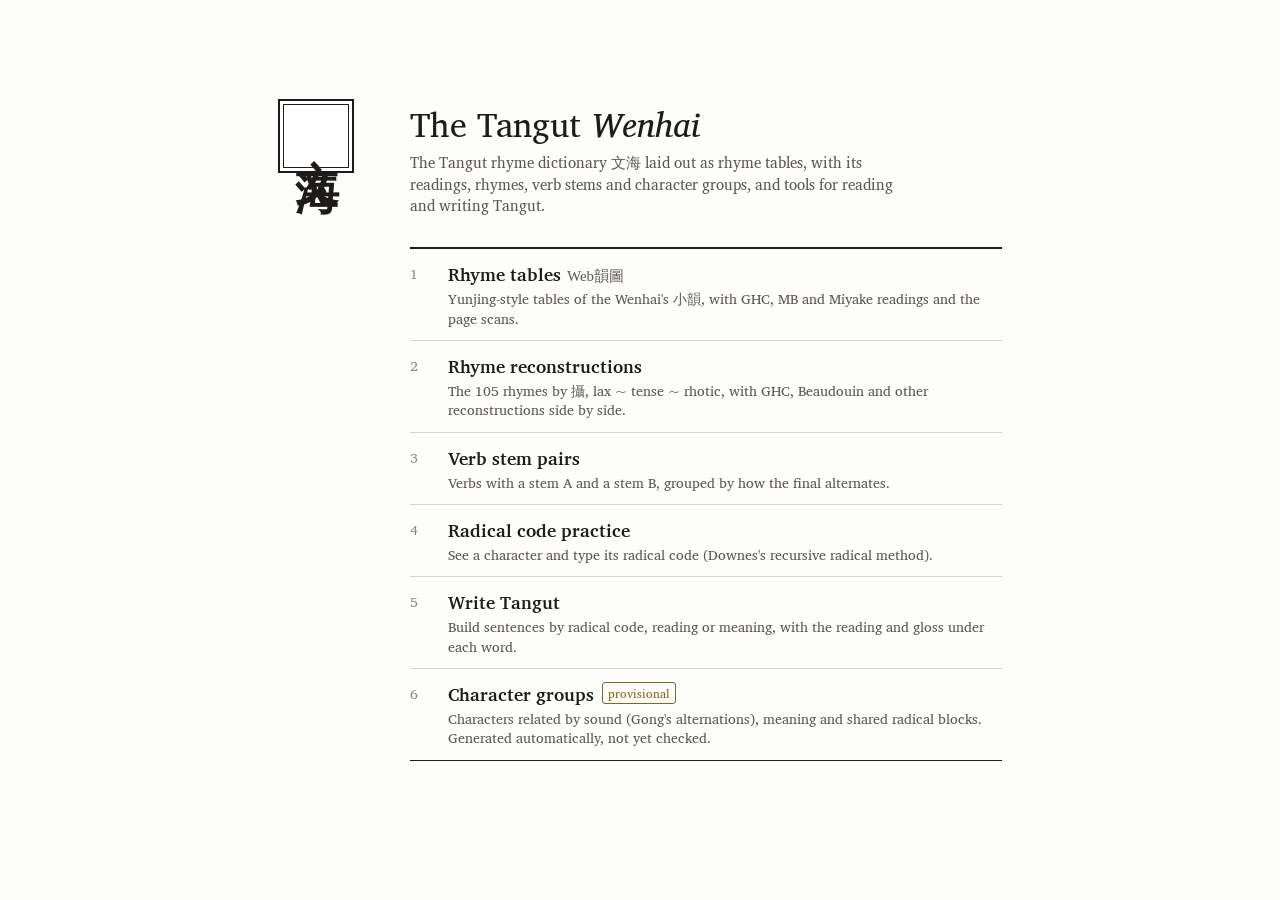
<file: index.html>
<!DOCTYPE html>
<html lang="en">
<head>
<meta charset="utf-8">
<meta name="viewport" content="width=device-width, initial-scale=1">
<title>文海 · The Tangut Wenhai</title>
<script>
  // Links to the rhyme tables used to point at the site root (#c=…&s=…): send them on.
  if (/(^#|&)(c|s)=/.test(location.hash)) location.replace('tables.html' + location.hash);
</script>
<link rel="stylesheet" href="site.css?v=31">
<link rel="icon" href="data:,">
</head>
<body class="home">
<main class="home-in">
  <div class="slip" aria-hidden="true">文海</div>
  <div>
    <h1>The Tangut <i>Wenhai</i></h1>
    <p class="lede">The Tangut rhyme dictionary <span lang="zh">文海</span> laid out as rhyme tables, with its readings, rhymes, verb stems and character groups, and tools for reading and writing Tangut.</p>
    <ol class="contents">
      <li><a href="tables.html"><span class="t">Rhyme tables<span class="zh">Web韻圖</span></span>
        <span class="d">Yunjing-style tables of the Wenhai's 小韻, with GHC, MB and Miyake readings and the page scans.</span></a></li>
      <li><a href="rhymes.html"><span class="t">Rhyme reconstructions</span>
        <span class="d">The 105 rhymes by 攝, lax ~ tense ~ rhotic, with GHC, Beaudouin and other reconstructions side by side.</span></a></li>
      <li><a href="pairs.html"><span class="t">Verb stem pairs</span>
        <span class="d">Verbs with a stem A and a stem B, grouped by how the final alternates.</span></a></li>
      <li><a href="practice.html"><span class="t">Radical code practice</span>
        <span class="d">See a character and type its radical code (Downes's recursive radical method).</span></a></li>
      <li><a href="write.html"><span class="t">Write Tangut</span>
        <span class="d">Build sentences by radical code, reading or meaning, with the reading and gloss under each word.</span></a></li>
      <li><a href="groups.html"><span class="t">Character groups<span class="prov">provisional</span></span>
        <span class="d">Characters related by sound (Gong's alternations), meaning and shared radical blocks. Generated automatically, not yet checked.</span></a></li>
    </ol>
  </div>
</main>
</body>
</html>
</file>
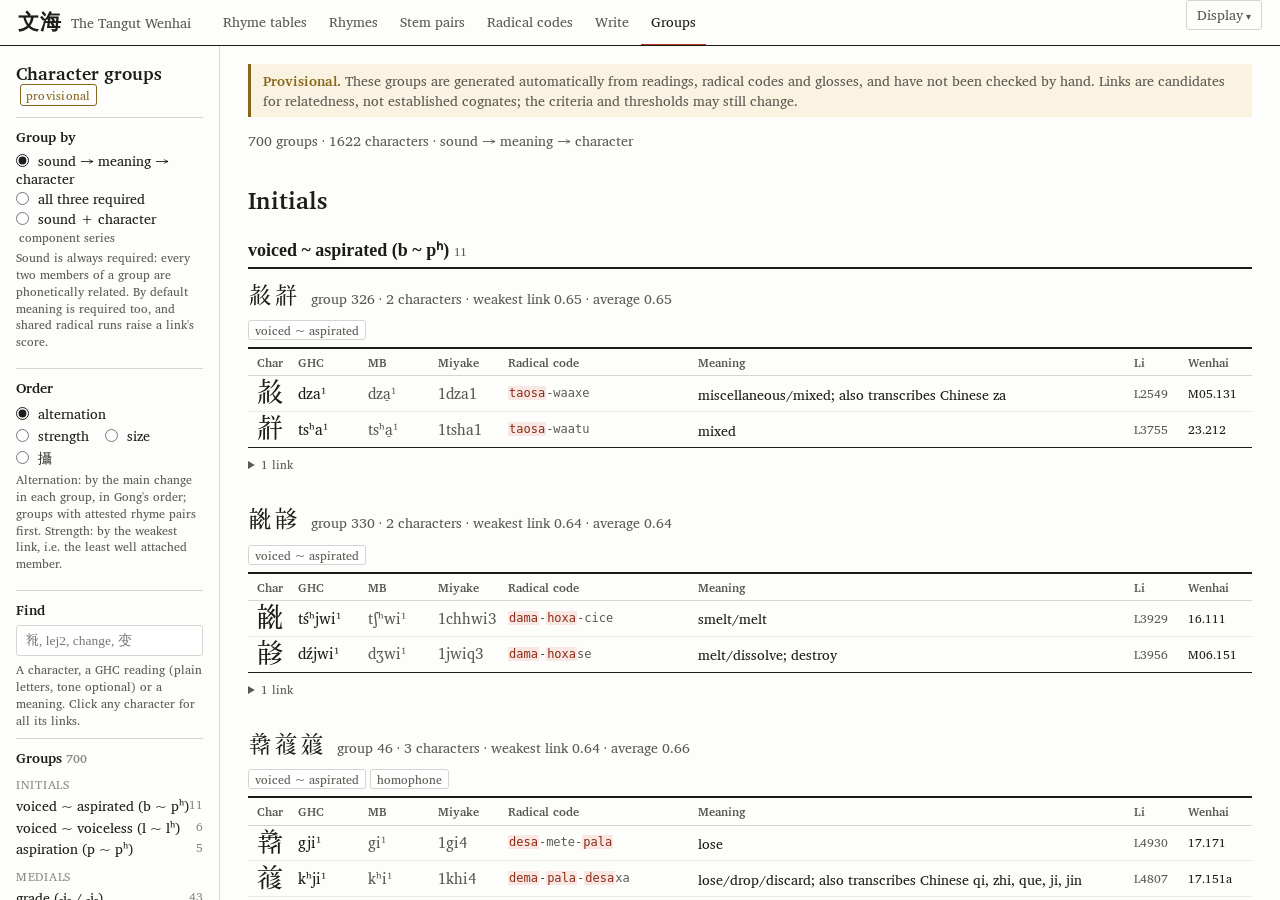
<file: groups.html>
<!DOCTYPE html>
<html lang="en">
<head>
<meta charset="utf-8">
<meta name="viewport" content="width=device-width, initial-scale=1">
<title>Character groups (provisional) · Web韻圖 〜文海〜</title>
<link rel="stylesheet" href="site.css?v=30">
<link rel="stylesheet" href="pairs.css?v=30">
<link rel="stylesheet" href="groups.css?v=4">
<link rel="icon" href="data:,">
</head>
<body class="shell groups-page">
<header class="site">
  <a class="brand" href="./"><span class="zh">文海</span><span class="en">The Tangut Wenhai</span></a>
  <nav>
    <a href="tables.html">Rhyme tables</a>
    <a href="rhymes.html">Rhymes</a>
    <a href="pairs.html">Stem pairs</a>
    <a href="practice.html">Radical codes</a>
    <a href="write.html">Write</a>
    <a href="groups.html" aria-current="page">Groups</a>
  </nav>
  <details class="display"><summary>Display</summary><div class="menu">
    <fieldset class="opts fontsel"><legend>Tangut font</legend><div id="fontBox"></div></fieldset>
    <fieldset class="opts row"><legend>Meanings</legend>
      <label><input type="radio" name="lang" value="en" checked> English</label>
      <label><input type="radio" name="lang" value="zh"> 中文</label>
    </fieldset>
  </div></details>
</header>
<div id="groupsApp" class="page split">
  <aside id="gside" class="controls">
    <h1>Character groups <span class="prov">provisional</span></h1>

    <fieldset class="opts">
      <legend>Group by</legend>
      <label><input type="radio" name="mode" value="smc" checked> sound → meaning → character</label>
      <label><input type="radio" name="mode" value="all"> all three required</label>
      <label><input type="radio" name="mode" value="sc"> sound + character <span class="side-note">component series</span></label>
      <span class="side-note">Sound is always required: every two members of a group are phonetically related. By default meaning is required too, and shared radical runs raise a link's score.</span>
    </fieldset>

    <fieldset class="opts row">
      <legend>Order</legend>
      <label><input type="radio" name="sort" value="alt" checked> alternation</label>
      <label><input type="radio" name="sort" value="strength"> strength</label>
      <label><input type="radio" name="sort" value="size"> size</label>
      <label><input type="radio" name="sort" value="she"> 攝</label>
      <span class="side-note">Alternation: by the main change in each group, in Gong's order; groups with attested rhyme pairs first. Strength: by the weakest link, i.e. the least well attached member.</span>
    </fieldset>

    <div class="ctl">
      <label for="q">Find</label>
      <input id="q" type="search" placeholder="𗯗, lej2, change, 变" autocomplete="off">
      <div class="hint">A character, a GHC reading (plain letters, tone optional) or a meaning. Click any character for all its links.</div>
    </div>

    <nav id="toc"></nav>

    <details class="about">
      <summary>About</summary>
      <p>Pairs of characters are compared by three criteria, in this order: sound decides which pairs are compared at all, meaning decides which of them are linked, and character raises the score of a link (it is not required, since only about half of the attested verb stem pairs share a radical run). The other two settings require all three, or group by sound and character alone, which mostly brings out series of characters sharing a component and a reading.</p>
      <p><b>1. Sound</b> (GHC readings; Gong Hwang-cherng, “Phonological Alternations in Tangut”, 1988; a pair is only compared further when this holds). Initials: the same, or alternating as in Gong: voiced ~ voiceless aspirated (b ~ pʰ, l ~ lʰ, ɣ ~ x) or unaspirated ~ aspirated (p ~ pʰ). Finals: the same rhyme; or another rhyme of the same 攝: a change of grade (medial), of length, or of cycle (lax ~ tense ~ rhotic); or a change of 攝 found in Gong's examples or the verb stem pairs (<span id="altList"></span>), weighing more when the very same two rhymes are attested (shown as R.<i>x</i> ~ R.<i>y</i>). Tone and -w- may also differ. Each change lowers the weight.</p>
      <p><b>2. Character</b> (Downes's radical codes): the runs of two or more radicals the two codes share inside a block (a hyphen-separated part), weighted by how rare each run is, as a share of the smaller code; single shared radicals count a little. Shared runs are <mark class="gp">marked</mark> in the codes.</p>
      <p><b>3. Meaning</b>, by levels of evidence. <i>Strong</i>: the same English sense; a WordNet synonym; the same Chinese word (glosses split into words); a synonym compound (the two characters form a dictionary word meaning what one of them means). <i>Medium</i>, counted only when something else agrees (the Chinese glosses, the two characters forming a compound, parallel compounds such as AX = BX, or shared compound partners): a WordNet broader/narrower term, or close ConceptNet Numberbatch embeddings for words WordNet does not know. <i>Weak</i>: embeddings alone, which never make a link but are shown. A match on a later sense, or in a gloss with many senses, counts less. Transcription notes, surnames and “name of a …” glosses are not senses; compounds that are names are not used.</p>
      <p>A link counts for character at ≥ <span id="thr"></span>. Groups are formed from the strongest links first; two groups are joined only when every pair across them is phonetically related and at least half of those pairs are links of the chosen kind. A group's strength is its weakest link: the best link of its least well attached member.</p>
      <p>Characters are the 5,934 placed in the rhyme tables (Wenhai and non-Wenhai). Built by <span class="mono">tools/build_groups.py</span>.</p>
    </details>
  </aside>

  <main id="gmain"><p class="muted">Loading…</p></main>
</div>
<script src="groups.js?v=5"></script>
<script type="module" src="fonts.js?v=30"></script>
</body>
</html>
</file>
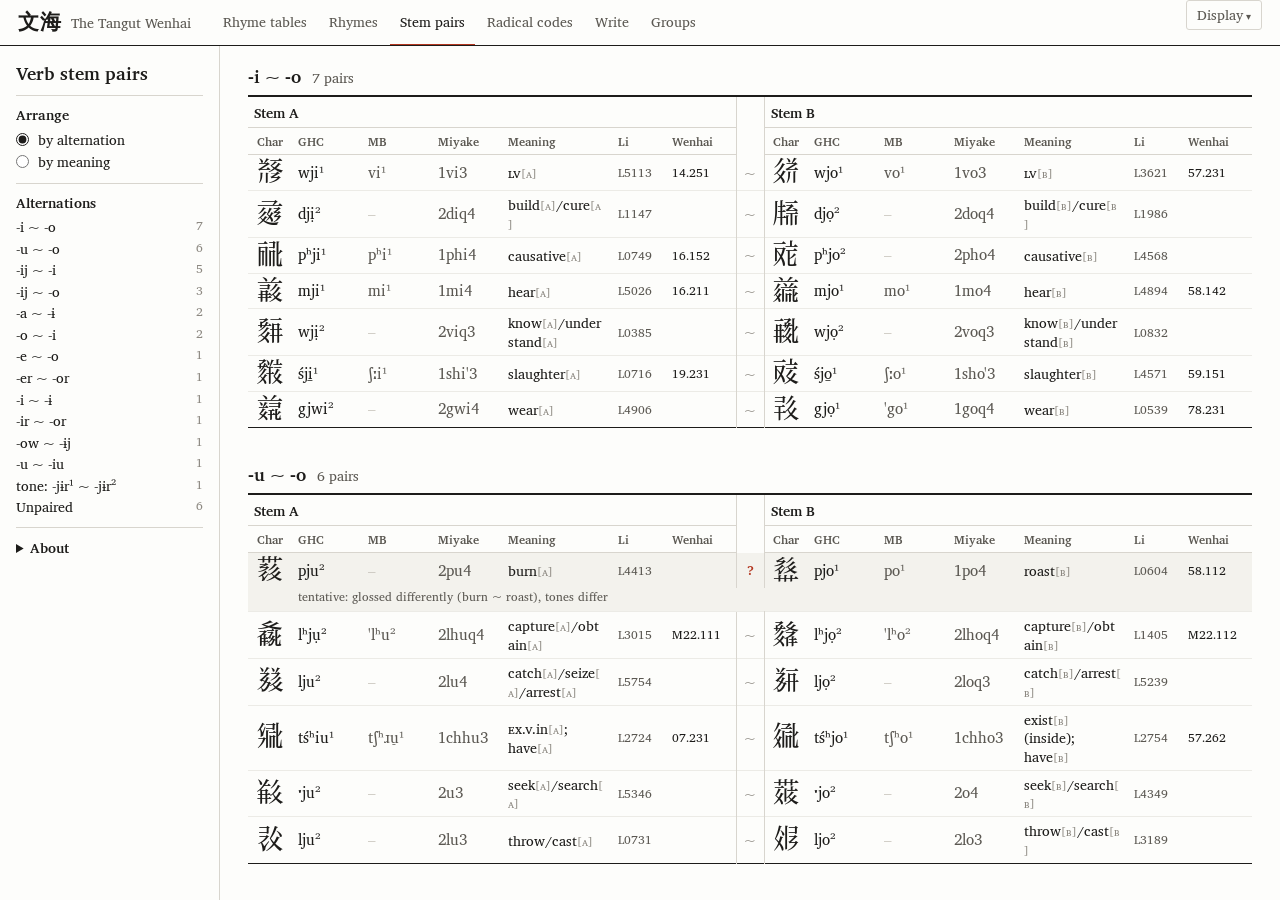
<file: pairs.html>
<!DOCTYPE html>
<html lang="en">
<head>
<meta charset="utf-8">
<meta name="viewport" content="width=device-width, initial-scale=1">
<title>Verb stem pairs · Web韻圖 〜文海〜</title>
<link rel="stylesheet" href="site.css?v=30">
<link rel="stylesheet" href="pairs.css?v=30">
<link rel="icon" href="data:,">
</head>
<body class="shell pairs-page">
<header class="site">
  <a class="brand" href="./"><span class="zh">文海</span><span class="en">The Tangut Wenhai</span></a>
  <nav>
    <a href="tables.html">Rhyme tables</a>
    <a href="rhymes.html">Rhymes</a>
    <a href="pairs.html" aria-current="page">Stem pairs</a>
    <a href="practice.html">Radical codes</a>
    <a href="write.html">Write</a>
    <a href="groups.html">Groups</a>
  </nav>
  <details class="display"><summary>Display</summary><div class="menu">
    <fieldset class="opts fontsel"><legend>Tangut font</legend><div id="fontBox"></div></fieldset>
    <fieldset class="opts row"><legend>Meanings</legend>
      <label><input type="radio" name="lang" value="en" checked> English</label>
      <label><input type="radio" name="lang" value="zh"> 中文</label>
    </fieldset>
  </div></details>
</header>
<div id="pairsApp" class="page split">
  <aside id="pside" class="controls">
    <h1>Verb stem pairs</h1>

    <fieldset class="opts row">
      <legend>Arrange</legend>
      <label><input type="radio" name="view" value="pattern" checked> by alternation</label>
      <label><input type="radio" name="view" value="meaning"> by meaning</label>
    </fieldset>



    <nav id="toc"></nav>

    <details class="about">
      <summary>About</summary>
      <p>Every character whose gloss is marked [ᴀ] or [ʙ] in <i>Tangut characters by group</i> v2.0, paired by meaning and checked against the readings (same initial, alternating final). Groups are named by the GHC final with medials and vowel diacritics set aside; each row shows the exact readings.</p>
      <p><span class="wtag">Wenhai</span> marks characters found in the Wenhai, with their position. GHC is Gong Hwang-cherng's reconstruction (as on the rhyme tables); MB is from Mathieu Beaudouin's <i>Digital Wenhai</i> and is blank for characters it does not have; Miyake is <i>Tangut Database</i> ver. 4.0 (2019).</p>
      <p>A pair marked <span class="tent">?</span> is tentative. Forms with no partner are listed at the end.</p>
    </details>
  </aside>

  <main id="pmain"><p class="muted">Loading…</p></main>
</div>
<script src="pairs.js?v=30"></script>
<script type="module" src="fonts.js?v=30"></script>
</body>
</html>
</file>
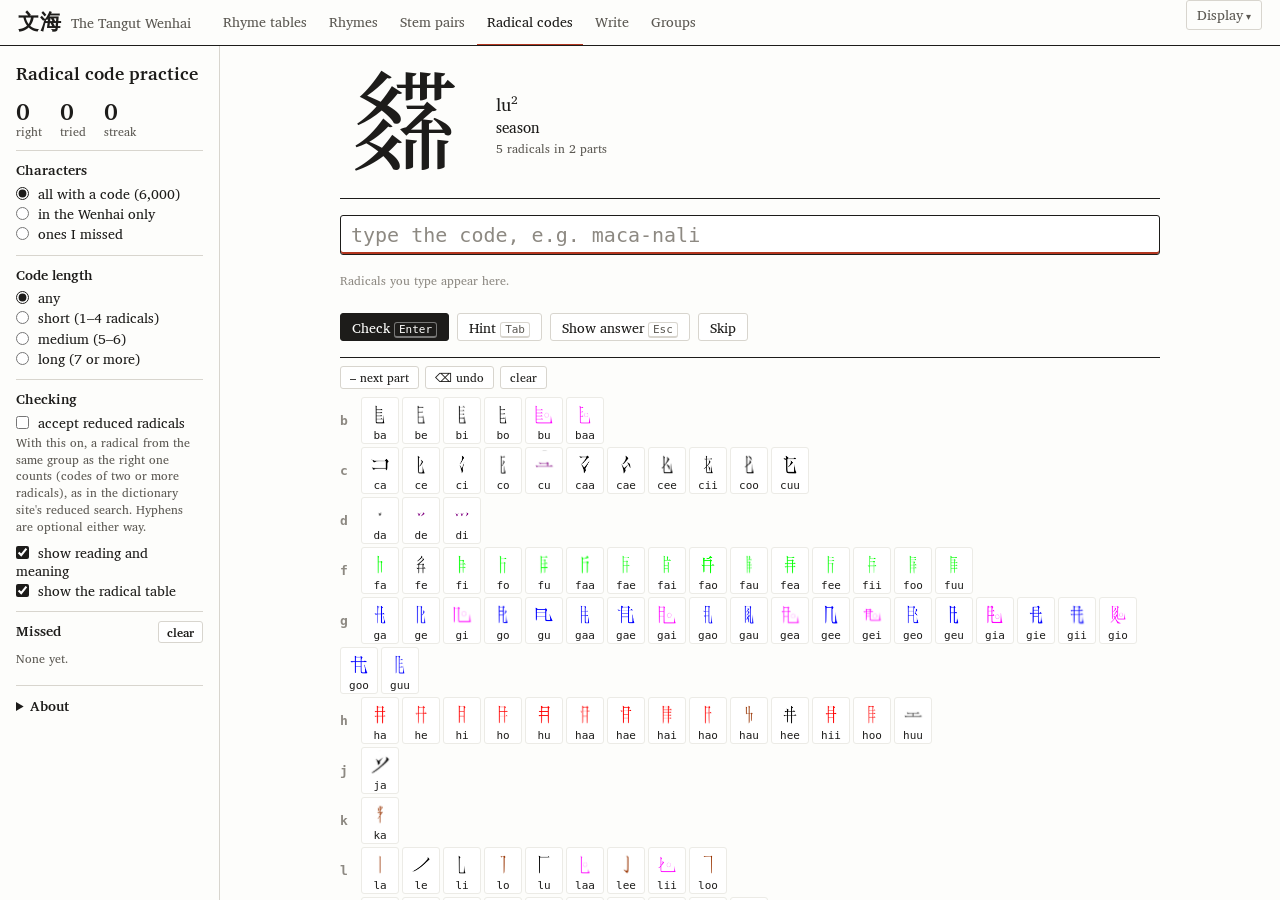
<file: practice.html>
<!DOCTYPE html>
<html lang="en">
<head>
<meta charset="utf-8">
<meta name="viewport" content="width=device-width, initial-scale=1">
<title>Radical code practice · 文海 / The Tangut Wenhai</title>
<link rel="stylesheet" href="site.css?v=30">
<link rel="stylesheet" href="tg.css?v=30">
<link rel="icon" href="data:,">
</head>
<body class="shell tg-page">
<header class="site">
  <a class="brand" href="./"><span class="zh">文海</span><span class="en">The Tangut Wenhai</span></a>
  <nav>
    <a href="tables.html">Rhyme tables</a>
    <a href="rhymes.html">Rhymes</a>
    <a href="pairs.html">Stem pairs</a>
    <a href="practice.html" aria-current="page">Radical codes</a>
    <a href="write.html">Write</a>
    <a href="groups.html">Groups</a>
  </nav>
  <details class="display"><summary>Display</summary><div class="menu">
    <fieldset class="opts fontsel"><legend>Tangut font</legend><div id="fontBox"></div></fieldset>
  </div></details>
</header>
<div id="pairsApp" class="page split tgApp">
  <aside id="pside" class="controls">
    <h1>Radical code practice</h1>

    <div class="stats"><div><b id="stOk">0</b><span>right</span></div><div><b id="stTry">0</b><span>tried</span></div><div><b id="stStreak">0</b><span>streak</span></div></div>
    <div class="side-note" id="stBest"></div>

    <fieldset class="opts">
      <legend>Characters</legend>
      <label class="blk"><input type="radio" name="pool" value="all" checked> all with a code (6,000)</label>
      <label class="blk"><input type="radio" name="pool" value="wh"> in the Wenhai only</label>
      <label class="blk"><input type="radio" name="pool" value="missed"> ones I missed</label>
    </fieldset>
    <fieldset class="opts">
      <legend>Code length</legend>
      <label class="blk"><input type="radio" name="len" value="any" checked> any</label>
      <label class="blk"><input type="radio" name="len" value="s"> short (1–4 radicals)</label>
      <label class="blk"><input type="radio" name="len" value="m"> medium (5–6)</label>
      <label class="blk"><input type="radio" name="len" value="l"> long (7 or more)</label>
    </fieldset>
    <fieldset class="opts">
      <legend>Checking</legend>
      <label class="blk"><input type="checkbox" id="optReduced"> accept reduced radicals</label>
      <div class="side-note">With this on, a radical from the same group as the right one counts (codes of two or more radicals), as in the dictionary site's reduced search. Hyphens are optional either way.</div>
      <label class="blk"><input type="checkbox" id="optInfo" checked> show reading and meaning</label>
      <label class="blk"><input type="checkbox" id="optPicker" checked> show the radical table</label>
    </fieldset>

    <fieldset class="opts">
      <legend>Missed <button type="button" class="btn sm legend-btn" id="clearMissed">clear</button></legend>
      <div class="missed" id="missed"></div>
    </fieldset>


    <details class="about">
      <summary>About</summary>
      <p>Each character's code lists its radicals from top left to bottom right; hyphens separate the structural parts. Codes, the 176 radicals and their pictures are from Alan Downes, <i>Xixia Dictionaries</i> (supplement to <i>The Xixia Writing System</i>, 2008), as included in the Tangut Character Dictionary v2.2; readings and meanings are from the same dictionary.</p>
      <p>Keys: <span class="kbd">Enter</span> check, then next · <span class="kbd">Tab</span> one more radical as a hint · <span class="kbd">Esc</span> show the answer.</p>
      <p>Your score and missed characters are kept in this browser only.</p>
    </details>
  </aside>

  <main id="pmain">
    <div class="pcard" id="card"><p class="muted">Loading…</p></div>
  </main>
</div>
<script src="tg-common.js?v=30"></script>
<script src="practice.js?v=30"></script>
<script type="module" src="fonts.js?v=30"></script>
</body>
</html>
</file>
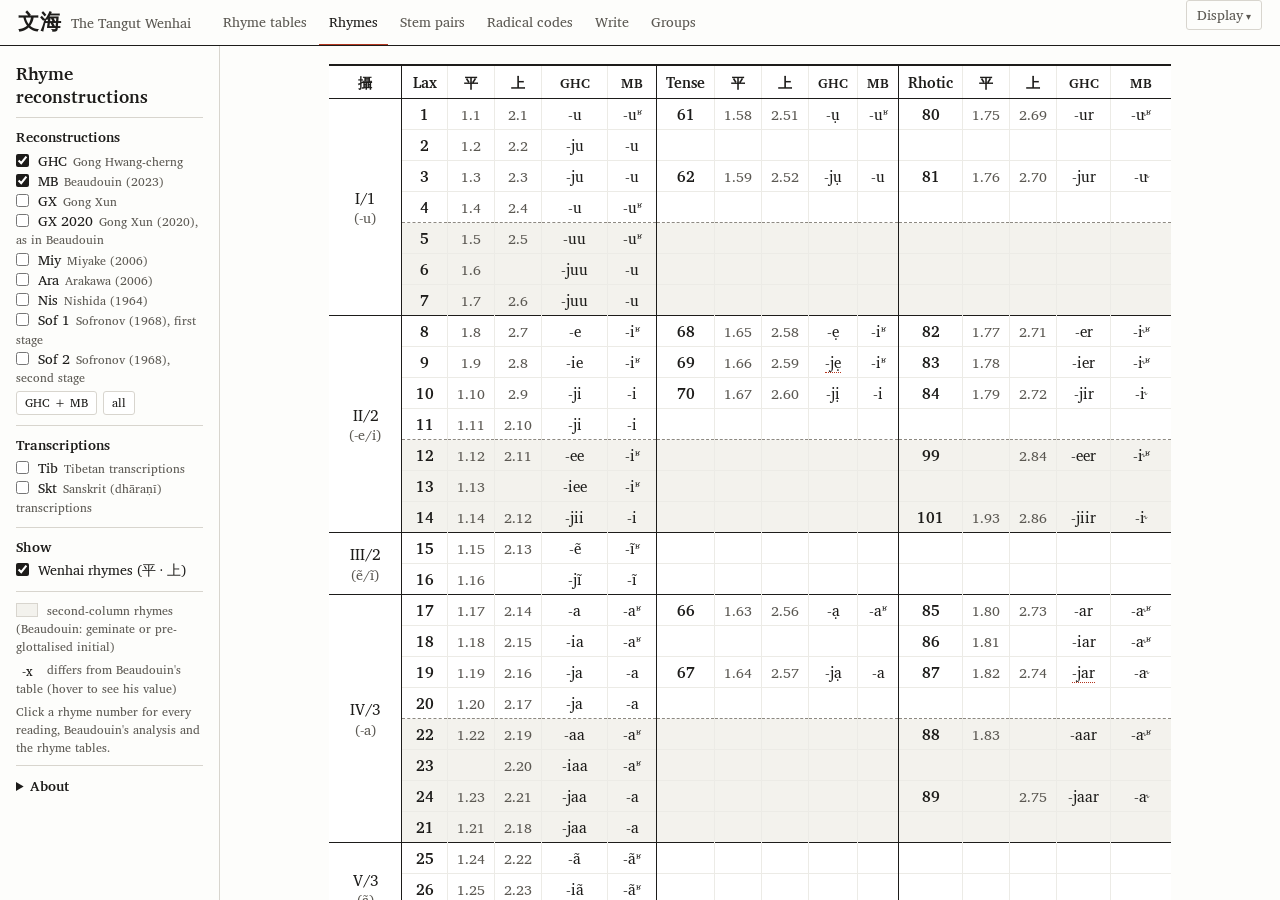
<file: rhymes.html>
<!DOCTYPE html>
<html lang="en">
<head>
<meta charset="utf-8">
<meta name="viewport" content="width=device-width, initial-scale=1">
<title>Rhyme reconstructions · Web韻圖 〜文海〜</title>
<link rel="stylesheet" href="site.css?v=30">
<link rel="stylesheet" href="rhymes.css?v=30">
<link rel="icon" href="data:,">
</head>
<body class="shell rhymes-page">
<header class="site">
  <a class="brand" href="./"><span class="zh">文海</span><span class="en">The Tangut Wenhai</span></a>
  <nav>
    <a href="tables.html">Rhyme tables</a>
    <a href="rhymes.html" aria-current="page">Rhymes</a>
    <a href="pairs.html">Stem pairs</a>
    <a href="practice.html">Radical codes</a>
    <a href="write.html">Write</a>
    <a href="groups.html">Groups</a>
  </nav>
  <details class="display"><summary>Display</summary><div class="menu">
    <fieldset class="opts fontsel"><legend>Tangut font</legend><div id="fontBox"></div></fieldset>
  </div></details>
</header>
<div id="pairsApp" class="page split rhymesApp">
  <aside id="pside" class="controls">
    <h1>Rhyme reconstructions</h1>

    <fieldset class="opts sys">
      <legend>Reconstructions</legend>
      <div id="sysBox"></div>
      <div class="sysbtns"><button type="button" data-set="def">GHC + MB</button><button type="button" data-set="all">all</button></div>
    </fieldset>

    <fieldset class="opts sys">
      <legend>Transcriptions</legend>
      <div id="trBox"></div>
    </fieldset>

    <fieldset class="opts">
      <legend>Show</legend>
      <label><input type="checkbox" id="optTones" checked> Wenhai rhymes (平 · 上)</label>
    </fieldset>


    <div class="legend rlegend">
      <div><span class="sw shade"></span> second-column rhymes (Beaudouin: geminate or pre-glottalised initial)</div>
      <div><span class="sw dif">-x</span> differs from Beaudouin's table (hover to see his value)</div>
      <div>Click a rhyme number for every reading, Beaudouin's analysis and the rhyme tables.</div>
    </div>

    <details class="about">
      <summary>About</summary>
      <p>Rows are 攝 (Roman: the 12 攝 of the rhyme tables; Arabic: Beaudouin's 8). In each 攝, the lax (major-cycle) rhymes come first, with the second-column rhymes shaded below the dashed line; tense (minor cycle 1) and rhotic (minor cycles 2 and 3) rhymes sit on the row of their lax counterpart. A rhyme split over two rows has one reading per row.</p>
      <p><b>GHC</b>, <b>GX</b> and <b>Miy</b> are as in the table compiled for this site. All other columns, and Beaudouin's analysis (initial, medial, phonation), are from Mathieu Beaudouin, <i>Grammaire du tangoute. Phonologie et morphologie</i>, thèse, INALCO, 2023, “Reconstruction des rimes du tangoute”, a first draft that he expects to revise. His <b>MB</b> column is the PHONO column there: ʶ = uvularised (grades I and II), ʕ with -ɹ- = grade II, ˞ = rhoticised (minor cycle 2), a̯(C-) = pre-vocalised syllable (minor cycle 1), Cː- = geminate initial (second column).</p>
      <p>Sources of the reconstructions: Nishida Tatsuo 西田龍雄, 西夏語の研究 (1964–1966); Michail V. Sofronov, <i>Грамматика тангутского языка</i> (1968), two stages of the language; Gong Hwang-cherng 龔煌城, “The Phonological Reconstruction of Tangut through Examination of Phonological Alternations”, <i>BIHP</i> 60(1), 1989; Gong Xun (several works; <a href="https://homepage.univie.ac.at/xun.gong/tangut/phonology-202409.html" target="_blank" rel="noopener">Tangut phonology, 2024</a>); Arakawa Shintarō 荒川慎太郎 &amp; Evgenij Kychanov, <i>Словарь тангутского (Си Ся) языка</i> (2006); Marc Miyake, <a href="https://www.amritas.com/" target="_blank" rel="noopener">Amritas</a> (2006). Rhyme-name characters and counts: the rhyme tables of this site.</p>
    </details>
  </aside>

  <main id="pmain"><p class="muted">Loading…</p></main>

  <aside id="rpanel" hidden>
    <button id="rclose" class="rclose" title="Close" aria-label="Close">×</button>
    <div id="rbody"></div>
  </aside>
</div>
<script src="rhymes.js?v=30"></script>
<script type="module" src="fonts.js?v=30"></script>
</body>
</html>
</file>
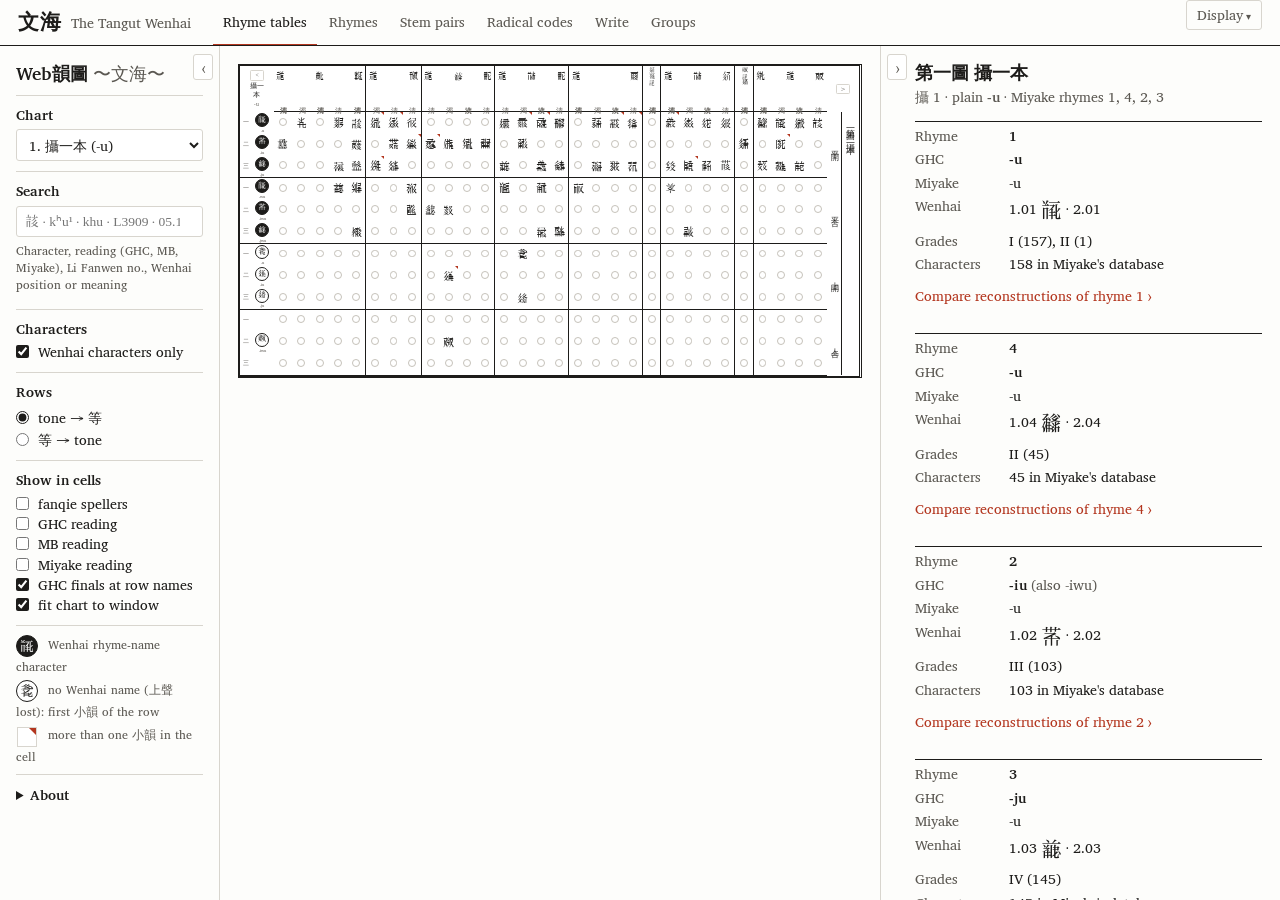
<file: tables.html>
<!DOCTYPE html>
<html lang="en">
<head>
<meta charset="utf-8">
<meta name="viewport" content="width=device-width, initial-scale=1">
<title>Web韻圖 〜文海〜 · Tangut Wenhai rhyme tables</title>
<link rel="stylesheet" href="site.css?v=30">
<link rel="stylesheet" href="tables.css?v=30">
<link rel="icon" href="data:,">
</head>
<body class="shell tables-page">
<header class="site">
  <a class="brand" href="./"><span class="zh">文海</span><span class="en">The Tangut Wenhai</span></a>
  <nav>
    <a href="tables.html" aria-current="page">Rhyme tables</a>
    <a href="rhymes.html">Rhymes</a>
    <a href="pairs.html">Stem pairs</a>
    <a href="practice.html">Radical codes</a>
    <a href="write.html">Write</a>
    <a href="groups.html">Groups</a>
  </nav>
  <details class="display"><summary>Display</summary><div class="menu">
    <fieldset class="opts fontsel"><legend>Tangut font</legend><div id="fontBox"></div></fieldset>
    <fieldset class="opts row"><legend>Meanings</legend>
      <label><input type="radio" name="lang" value="en" checked> English</label>
      <label><input type="radio" name="lang" value="zh"> 中文</label>
    </fieldset>
  </div></details>
</header>
<div id="app" class="page">
  <aside id="side" class="controls">
    <button id="foldSide" class="fold" title="Hide sidebar">‹</button>
    <div class="side-in">
    <h1>Web韻圖 <span class="sub">〜文海〜</span></h1>

    <div class="ctl">
      <label for="chartSel">Chart</label>
      <select id="chartSel"></select>
    </div>

    <div class="ctl">
      <label for="q">Search</label>
      <div class="search">
        <input id="q" type="search" placeholder="𘀏 · kʰu¹ · khu · L3909 · 05.131" autocomplete="off">
      </div>
      <div class="hint">Character, reading (GHC, MB, Miyake), Li Fanwen no., Wenhai position or meaning</div>
      <ul id="results"></ul>
    </div>

    <fieldset class="opts">
      <legend>Characters</legend>
      <label><input type="checkbox" id="optWenhaiOnly" checked> Wenhai characters only</label>
    </fieldset>

    <fieldset class="opts row">
      <legend>Rows</legend>
      <label><input type="radio" name="lay" value="tone" checked> tone → 等</label>
      <label><input type="radio" name="lay" value="deng"> 等 → tone</label>
    </fieldset>

    <fieldset class="opts">
      <legend>Show in cells</legend>
      <label><input type="checkbox" id="optFanqie"> fanqie spellers</label>
      <label><input type="checkbox" id="optGhc"> GHC reading</label>
      <label><input type="checkbox" id="optMb"> MB reading</label>
      <label><input type="checkbox" id="optMiyake"> Miyake reading</label>
      <label><input type="checkbox" id="optFinal" checked> GHC finals at row names</label>
      <label><input type="checkbox" id="optFit" checked> fit chart to window</label>
    </fieldset>


    <div class="legend">
      <div><span class="rn trad">𘁨</span> Wenhai rhyme-name character</div>
      <div><span class="rn">𗾀</span> no Wenhai name (上聲 lost): first 小韻 of the row</div>
      <div><span class="mark-demo"></span> more than one 小韻 in the cell</div>
    </div>

    <details class="about">
      <summary>About</summary>
      <p>With “Wenhai characters only” off, characters not in the Wenhai are added in lighter ink: Miyake's rhyme, tone, -w- and initial place them, GHC's reading sets the 等, and characters with the same Miyake reading are grouped as homophones (no fanqie; they come after any Wenhai 小韻 in the cell). Each cell shows one 小韻 (the first in Wenhai order); click it to see every 小韻 placed in that cell, with fanqie, all characters, and readings.</p>
      <p>Sections, in this order: 平開 tone 1 without -w-, 平合 tone 1 with -w-, 上開 tone 2 without -w-, 上合 tone 2 with -w-. The Rows setting switches to 等 first, with the four sections inside each 等. Rows (等) follow GHC's medials: 一 no medial i/j, 二 -i-, 三 -j-; 小韻 that fall together share a cell. Charts are ordered by 攝; within a 攝: plain (本), tense (緊), retroflex (捲), long (長), long retroflex (長捲).</p>
      <p>Placement uses Miyake's rhyme, grade, initial and medial; tone comes from the part of the Wenhai the entry is in. Tone 2 comes only from the 雜類 (the 上聲 part of the Wenhai is lost).</p>
      <p>Sources: Wenhai entries and MB reconstruction: Mathieu Beaudouin, <a href="https://zenodo.org/search?q=metadata.creators.person_or_org.name:%22Beaudouin,+Mathieu%22" target="_blank" rel="noopener"><i>The Digital Wenhai: A Unicode-Compliant Dataset of the Backbone of Tangut Linguistics and Philology</i></a> (Zenodo). GHC = Gong Hwang-cherng's reconstruction. Marc Miyake, <i>Tangut Database</i> ver. 4.0 (2019). Character meanings: <i>Tangut characters by group</i> v2.0. Tangut fonts: Noto Serif Tangut and BabelStone Tangut Wenhai (Andrew West), both SIL Open Font License, bundled; Tangut Yinchuan (Jing Yongshi / Andrew West), used from your computer or your own copy of the file.</p>
    </details>
    </div>
  </aside>

  <main id="main">
    <div id="chartWrap"><table id="chart"></table></div>
  </main>

  <section id="panel">
    <button id="foldPanel" class="fold" title="Hide details panel">›</button>
    <div id="panelBody"><p class="placeholder">Click a character in the chart to see its 小韻.<br>Click a row name (roundel) for the rhyme.</p></div>
  </section>
</div>

<div id="pageView" hidden>
  <div class="pv-box">
    <div class="pv-bar">
      <button id="pvNext" title="Next page (←)">‹ next</button>
      <div id="pvCap"></div>
      <button id="pvPrev" title="Previous page (→)">prev ›</button>
      <span class="pv-fit">
        <button data-fit="all" title="Whole scan (0)">both</button>
        <button data-fit="copy" title="Left half: transcription">transcription</button>
        <button data-fit="orig" title="Right half: facsimile">original</button>
      </span>
      <button id="pvClose" title="Close (Esc)">✕</button>
    </div>
    <div id="pvStage"><img id="pvImg" alt="Wenhai page" draggable="false"><div id="pvLoad">loading…</div></div>
    <div class="pv-hint">Scroll to zoom · drag to move · double-click to zoom in · ← / → turn pages (the book reads right to left)</div>
  </div>
</div>
<script src="app.js?v=30"></script>
<script type="module" src="fonts.js?v=30"></script>
</body>
</html>
</file>
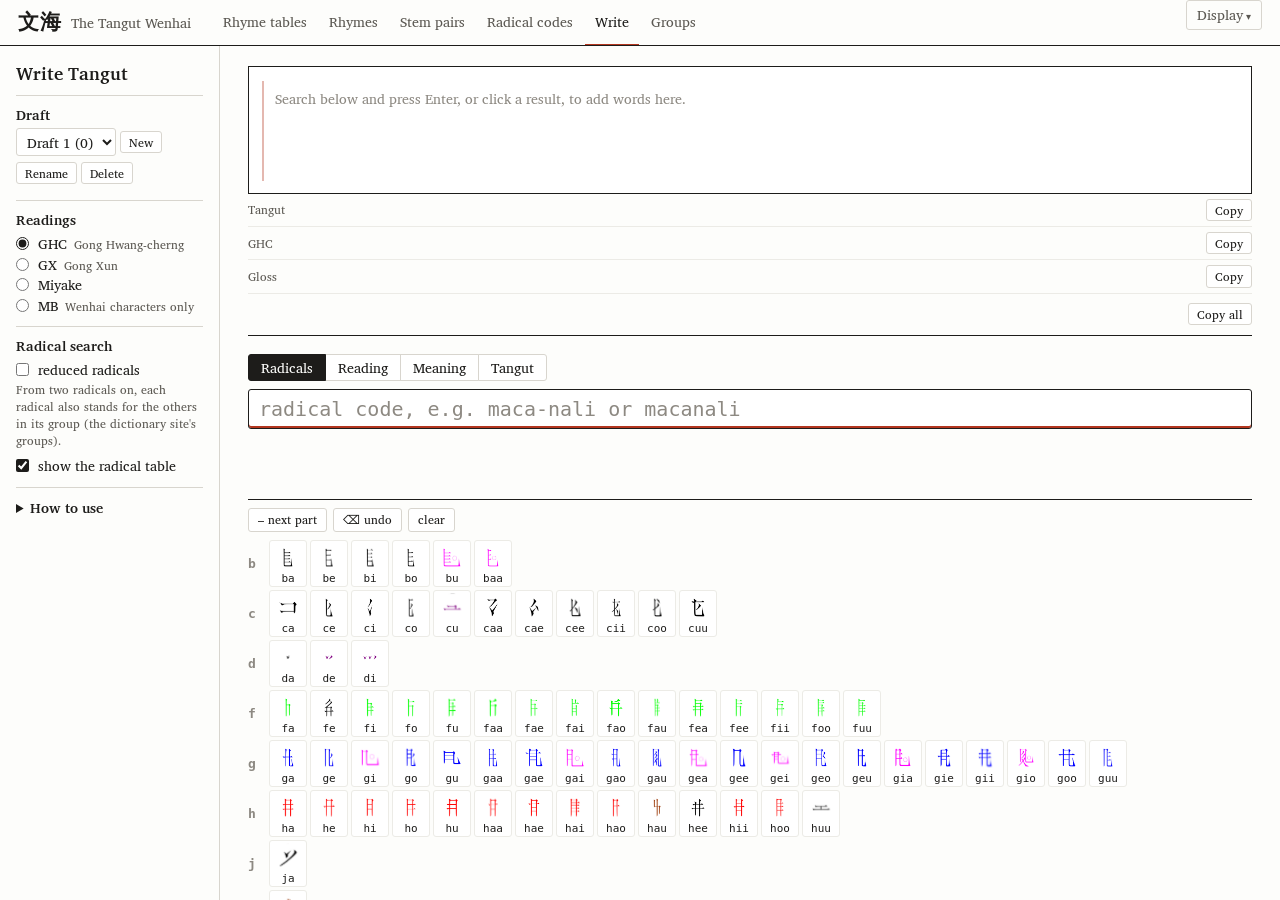
<file: write.html>
<!DOCTYPE html>
<html lang="en">
<head>
<meta charset="utf-8">
<meta name="viewport" content="width=device-width, initial-scale=1">
<title>Write Tangut · 文海 / The Tangut Wenhai</title>
<link rel="stylesheet" href="site.css?v=30">
<link rel="stylesheet" href="tg.css?v=30">
<link rel="icon" href="data:,">
</head>
<body class="shell tg-page">
<header class="site">
  <a class="brand" href="./"><span class="zh">文海</span><span class="en">The Tangut Wenhai</span></a>
  <nav>
    <a href="tables.html">Rhyme tables</a>
    <a href="rhymes.html">Rhymes</a>
    <a href="pairs.html">Stem pairs</a>
    <a href="practice.html">Radical codes</a>
    <a href="write.html" aria-current="page">Write</a>
    <a href="groups.html">Groups</a>
  </nav>
  <details class="display"><summary>Display</summary><div class="menu">
    <fieldset class="opts fontsel"><legend>Tangut font</legend><div id="fontBox"></div></fieldset>
    <fieldset class="opts row"><legend>Meanings</legend>
      <label><input type="radio" name="lang" value="en" checked> English</label>
      <label><input type="radio" name="lang" value="zh"> 中文</label>
    </fieldset>
  </div></details>
</header>
<div id="pairsApp" class="page split tgApp">
  <aside id="pside" class="controls">
    <h1>Write Tangut</h1>

    <fieldset class="opts">
      <legend>Draft</legend>
      <div class="drafts"><select id="draftSel" aria-label="Draft"></select>
        <button type="button" class="btn sm" id="dNew">New</button></div>
      <div class="drafts"><button type="button" class="btn sm" id="dRen">Rename</button><button type="button" class="btn sm" id="dDel">Delete</button></div>
    </fieldset>

    <fieldset class="opts">
      <legend>Readings</legend>
      <label class="blk"><input type="radio" name="sys" value="ghc" checked> GHC <span class="side-note">Gong Hwang-cherng</span></label>
      <label class="blk"><input type="radio" name="sys" value="gx"> GX <span class="side-note">Gong Xun</span></label>
      <label class="blk"><input type="radio" name="sys" value="miy"> Miyake</label>
      <label class="blk"><input type="radio" name="sys" value="mb"> MB <span class="side-note">Wenhai characters only</span></label>
    </fieldset>
    <fieldset class="opts">
      <legend>Radical search</legend>
      <label class="blk"><input type="checkbox" id="optReduced"> reduced radicals</label>
      <div class="side-note">From two radicals on, each radical also stands for the others in its group (the dictionary site's groups).</div>
      <label class="blk"><input type="checkbox" id="optPicker" checked> show the radical table</label>
    </fieldset>


    <details class="about">
      <summary>How to use</summary>
      <p><b>Radicals</b>: type a code (hyphens optional) or click radicals in the table; characters whose code, or one of its parts, starts that way are listed. <b>Reading</b>: GHC in plain letters, with or without tone (<i>dzjwo2</i>, <i>dzjwo</i>; ɨ/ə as i, e or y; several syllables for a word). <b>Meaning</b>: English or Chinese. <b>Tangut</b>: paste text; it is split into dictionary words.</p>
      <p><span class="kbd">Enter</span> adds the highlighted result at the cursor · <span class="kbd">↑</span><span class="kbd">↓</span> choose · with the box empty, <span class="kbd">←</span><span class="kbd">→</span> move the cursor and <span class="kbd">⌫</span> deletes · <span class="kbd">Alt</span>+<span class="kbd">1</span>–<span class="kbd">4</span> switch search. In the sentence: click to place the cursor, drag to reorder, <span class="kbd">Shift</span>+<span class="kbd">←</span><span class="kbd">→</span> moves a word, ① ② switches between a character's readings, double-click a gloss to write your own.</p>
      <p>Characters, words, readings (GHC, GX, Miyake), meanings and radical codes are from the Tangut Character Dictionary v2.2 (codes: Alan Downes, <i>Xixia Dictionaries</i>, 2008); MB readings from Mathieu Beaudouin's <i>Digital Wenhai</i>. Drafts are kept in this browser only.</p>
    </details>
  </aside>

  <main id="pmain">
    <div class="board" id="board" tabindex="0" aria-label="Sentence"><span class="empty">Loading…</span></div>
    <div class="lines">
      <div class="ln"><span class="lab">Tangut</span><span class="val tgv" id="lT"></span><button type="button" class="btn sm" data-copy="T">Copy</button></div>
      <div class="ln"><span class="lab" id="lRlab">GHC</span><span class="val" id="lR"></span><button type="button" class="btn sm" data-copy="R">Copy</button></div>
      <div class="ln"><span class="lab">Gloss</span><span class="val gloss" id="lG"></span><button type="button" class="btn sm" data-copy="G">Copy</button></div>
      <div class="ln"><span class="lab"></span><span class="val side-note" id="copied"></span><button type="button" class="btn sm" data-copy="all">Copy all</button></div>
    </div>
    <div class="inbar">
      <div class="modes" id="modes">
        <button type="button" data-m="code" class="on">Radicals</button><button type="button" data-m="read">Reading</button><button type="button" data-m="mean">Meaning</button><button type="button" data-m="text">Tangut</button>
        <span class="hint" id="count"></span>
      </div>
      <input id="q" class="codebox" autocomplete="off" autocapitalize="off" spellcheck="false">
      <div class="preview" id="prev"></div>
      <div class="results" id="res"></div>
      <div class="picker" id="pk"></div>
    </div>
  </main>
</div>
<script src="tg-common.js?v=30"></script>
<script src="write.js?v=30"></script>
<script type="module" src="fonts.js?v=30"></script>
</body>
</html>
</file>
<file: site.css>
/* 文海 / The Tangut Wenhai: shared base for every page.
   Ink on paper, hairline rules, one accent (vermilion, as in a corrector's 朱筆). */

@font-face {
  font-family: "TangutWeb";
  src: local("Noto Serif Tangut"), local("NotoSerifTangut-Regular"),
       url("fonts/NotoSerifTangut.woff2?v=4") format("woff2");
  unicode-range: U+16FE0-16FFF, U+17000-187FF, U+18800-18AFF, U+18D00-18D8F;
  font-display: swap;
}
/* Latin, IPA and Cyrillic: a renamed subset of Charis 7.000 (SIL OFL, fonts/Charis-OFL.txt) */
@font-face { font-family: "Wenhai Serif"; font-weight: 400; font-style: normal; font-display: swap;
  src: url("fonts/WenhaiSerif-Regular.woff2") format("woff2"); }
@font-face { font-family: "Wenhai Serif"; font-weight: 400; font-style: italic; font-display: swap;
  src: url("fonts/WenhaiSerif-Italic.woff2") format("woff2"); }
@font-face { font-family: "Wenhai Serif"; font-weight: 600 700; font-style: normal; font-display: swap;
  src: url("fonts/WenhaiSerif-SemiBold.woff2") format("woff2"); }

:root {
  /* type */
  --cjk: "Noto Serif TC", "Noto Serif CJK TC", "Source Han Serif TC", "Songti TC", "PMingLiU", "MingLiU", serif;
  --serif: "Wenhai Serif", "Charis SIL", "Gentium Plus", "Noto Serif", var(--cjk);
  --ipa: var(--serif);
  --mono: ui-monospace, "SF Mono", Menlo, Consolas, "DejaVu Sans Mono", monospace;
  --tg: "TangutWeb", "Tangut Yinchuan", "Noto Serif Tangut", var(--cjk);   /* set by the font switch */
  --tg-fixed: "TangutWeb", "Noto Serif Tangut", var(--cjk);                 /* never switched */
  --fs-xs: 12px; --fs-s: 13.5px; --fs: 15px; --fs-l: 18px; --fs-xl: 24px;

  /* colour */
  --paper: #fdfdfb;
  --white: #ffffff;
  --ink: #1d1c1a;
  --ink-2: #5b5852;          /* secondary text */
  --ink-3: #8d8982;          /* tertiary: counts, characters outside the Wenhai */
  --line: #1d1c1a;           /* frames and section rules */
  --hair: #d8d5ce;           /* hairlines */
  --hair-2: #ecebe6;         /* row separators */
  --fill: #f3f2ed;           /* table heads, hover, shaded rows */
  --empty: #c4c0b8;          /* ○ */
  --accent: #b3361f;         /* 朱 */
  --accent-2: #8e2a17;
  --wash: #f8e8e3;           /* selection */
  --ok: #2e6b39; --ok-wash: #ecf4ec;
  --warn: #87661a; --warn-wash: #faf3e1;
  --bad: #a3321f; --bad-wash: #fbece8;

  --r: 3px;                  /* the only corner radius (controls) */
  --side: 220px;
  --head: 46px;
}

* { box-sizing: border-box; }
html, body { margin: 0; height: 100%; }
body { font: var(--fs)/1.45 var(--serif); color: var(--ink); background: var(--paper);
  -webkit-font-smoothing: antialiased; text-rendering: optimizeLegibility; }
a { color: var(--accent); text-decoration: none; }
a:hover { text-decoration: underline; text-underline-offset: 2px; }
button, input, select { font: inherit; color: inherit; }
.tg { font-family: var(--tg); }
.muted { color: var(--ink-2); font-size: var(--fs-s); }
.mono { font-family: var(--mono); }
[hidden] { display: none !important; }

/* ------------------------------------------------------------ page shell ---- */
body.shell { display: flex; flex-direction: column; height: 100vh; overflow: hidden; }
body.shell > .page { flex: 1; min-height: 0; }

.site { flex: none; display: flex; align-items: stretch; gap: 22px; height: var(--head); padding: 0 18px;
  border-bottom: 1px solid var(--line); background: var(--paper); position: relative; z-index: 20; }
.site .brand { display: flex; align-items: center; gap: 8px; color: var(--ink); white-space: nowrap; }
.site .brand:hover { text-decoration: none; }
.site .brand .zh { font: 600 21px/1 var(--cjk); letter-spacing: .06em; }
.site .brand .en { font-size: var(--fs-s); color: var(--ink-2); }
.site nav { display: flex; gap: 2px; overflow-x: auto; scrollbar-width: none; }
.site nav a { display: flex; align-items: center; padding: 0 10px; font-size: var(--fs-s); color: var(--ink-2);
  white-space: nowrap; border-bottom: 2px solid transparent; margin-bottom: -1px; }
.site nav a:hover { color: var(--ink); text-decoration: none; }
.site nav a[aria-current] { color: var(--ink); border-bottom-color: var(--accent); }

/* Display menu: Tangut font, meanings */
.display { margin-left: auto; position: relative; display: flex; align-items: center; }
.display > summary { list-style: none; cursor: pointer; font-size: var(--fs-s); color: var(--ink-2);
  padding: 4px 10px; border: 1px solid var(--hair); border-radius: var(--r); white-space: nowrap; }
.display > summary::-webkit-details-marker { display: none; }
.display > summary::after { content: " ▾"; font-size: 10px; }
.display > summary:hover, .display[open] > summary { color: var(--ink); border-color: var(--ink-3); }
.display .menu { position: absolute; top: calc(100% + 6px); right: 0; width: 260px; padding: 4px 14px 10px;
  background: var(--white); border: 1px solid var(--line); box-shadow: 3px 3px 0 rgba(29, 28, 26, .08); }

/* ------------------------------------------------------- controls column ---- */
.controls { background: var(--paper); border-right: 1px solid var(--hair); overflow-y: auto; padding: 14px 16px 30px;
  font-size: var(--fs-s); }
.controls h1 { font: 600 var(--fs-l)/1.25 var(--serif); margin: 2px 0 10px; }
.controls h1 .sub { font-weight: 400; color: var(--ink-2); }

/* option groups: plain sections divided by hairlines */
.opts { border: 0; margin: 0; padding: 9px 0 10px; border-top: 1px solid var(--hair); min-width: 0; }
.opts legend { float: left; width: 100%; padding: 0; margin: 0 0 4px; font-weight: 600; font-size: var(--fs-s); }
.opts legend + * { clear: both; }
.opts label { display: block; margin: 2px 0; line-height: 1.35; }
.opts.row label, .opts .row label { display: inline-block; margin-right: 12px; }
.opts input[type=radio], .opts input[type=checkbox], .menu input { accent-color: var(--ink); margin: 0 5px 0 0; vertical-align: -1px; }
.opts .nm, .side-note { color: var(--ink-2); font-size: var(--fs-xs); }
.side-note { display: block; line-height: 1.4; margin: 3px 0 8px; }

.ctl { padding: 9px 0 10px; border-top: 1px solid var(--hair); }
.ctl > label { display: block; font-weight: 600; margin-bottom: 5px; }
.hint { font-size: var(--fs-xs); color: var(--ink-2); margin-top: 5px; line-height: 1.4; }

select, input[type=search], input[type=text], .field {
  width: 100%; font-size: var(--fs-s); padding: 5px 8px; color: var(--ink); background: var(--white);
  border: 1px solid var(--hair); border-radius: var(--r); outline: none; }
select:focus, input[type=search]:focus, input[type=text]:focus, .field:focus { border-color: var(--ink); }
input[type=search] { font-family: var(--tg); }

/* buttons */
.btn { font-size: var(--fs-s); padding: 4px 11px; border: 1px solid var(--hair); border-radius: var(--r);
  background: var(--white); color: var(--ink); cursor: pointer; line-height: 1.35; }
.btn:hover { border-color: var(--ink-3); }
.btn.pri { background: var(--ink); color: var(--paper); border-color: var(--ink); }
.btn.pri:hover { background: #000; }
.btn.sm { font-size: var(--fs-xs); padding: 2px 8px; }
.btn:disabled { opacity: .4; cursor: default; }
.kbd { font: 11px var(--mono); border: 1px solid var(--hair); border-bottom-width: 2px; border-radius: var(--r);
  padding: 0 4px; background: var(--white); color: var(--ink-2); }
.btn.pri .kbd { background: transparent; color: inherit; border-color: rgba(255, 255, 255, .4); }

/* about / legend */
.about { padding: 9px 0; border-top: 1px solid var(--hair); font-size: var(--fs-xs); line-height: 1.55; color: var(--ink-2); }
.about summary { cursor: pointer; font-weight: 600; font-size: var(--fs-s); color: var(--ink); }
.about p { margin: 8px 0; }
.about b { color: var(--ink); font-weight: 600; }
.legend { padding: 9px 0; border-top: 1px solid var(--hair); font-size: var(--fs-xs); color: var(--ink-2); line-height: 1.5;
  display: grid; gap: 5px; }

/* font switch (fonts.js) */
.fontsel label { display: block; margin: 2px 0; }
.font-status { font-size: var(--fs-xs); line-height: 1.45; color: var(--ink-2); margin-top: 6px; }
.font-status .ok { color: var(--ok); }
.font-status .bad { color: var(--bad); }

/* tables in panels */
.kv { display: grid; grid-template-columns: 84px 1fr; margin: 0; gap: 4px 10px; font-size: var(--fs-s); }
.kv dt { color: var(--ink-2); }
.kv dd { margin: 0; }

/* ------------------------------------------------------------- small screens ---- */
@media (max-width: 900px) {
  body.shell { height: auto; overflow: visible; display: block; }
  .site { height: auto; flex-wrap: wrap; gap: 0 14px; padding: 8px 12px 0; }
  .site .brand { height: 34px; }
  .site nav { order: 3; width: 100%; margin: 0 -10px; }
  .site nav a { padding: 8px 10px; }
  .display { margin-left: auto; height: 34px; }
  .controls { border-right: 0; border-bottom: 1px solid var(--hair); }
}
.menu .opts:first-child { border-top: 0; }

/* two-column pages: controls + content (pairs, rhymes, practice, write) */
.page.split { display: grid; grid-template-columns: var(--side) minmax(0, 1fr); }
.page.split > main { overflow: auto; padding: 18px 28px 60px; }
.legend-btn { float: right; }
@media (max-width: 900px) {
  .page.split { display: block; }
  .page.split > main { padding: 14px 12px 40px; overflow: visible; }
}
.opts label .side-note { display: inline; margin: 0 0 0 3px; }

/* ------------------------------------------------------------- home page ---- */
body.home { min-height: 100%; }
.home-in { max-width: 780px; margin: 0 auto; padding: 11vh 28px 60px; display: grid; grid-template-columns: auto 1fr; gap: 0 56px; align-items: start; }
/* the title slip (題簽) pasted on the cover of a thread-bound book */
.slip { writing-mode: vertical-rl; border: 2px solid var(--line); outline: 1px solid var(--line); outline-offset: -6px;
  padding: 22px 14px; font: 600 44px/1 var(--cjk); letter-spacing: .3em; background: var(--white); }
.slip small { display: inline-block; font: 400 15px var(--cjk); letter-spacing: .15em; margin-top: 14px; color: var(--ink-2); }
.home h1 { font: 400 34px/1.2 var(--serif); margin: 4px 0 8px; }
.home .lede { color: var(--ink-2); margin: 0 0 30px; max-width: 34em; }
.contents { list-style: none; margin: 0; padding: 0; border-top: 2px solid var(--line); counter-reset: c; }
.contents li { counter-increment: c; border-bottom: 1px solid var(--hair); }
.contents li:last-child { border-bottom: 1px solid var(--line); }
.contents a { display: grid; grid-template-columns: 28px 1fr; gap: 0 10px; padding: 12px 0; color: var(--ink); }
.contents a::before { content: counter(c); font: var(--fs-s)/1.9 var(--serif); color: var(--ink-3); font-variant-numeric: tabular-nums; }
.contents a:hover { text-decoration: none; }
.contents a:hover .t { color: var(--accent); }
.contents .t { font: 600 var(--fs-l)/1.4 var(--serif); }
.contents .t .zh { font-family: var(--cjk); font-weight: 400; color: var(--ink-2); margin-left: 6px; font-size: var(--fs); }
.contents .t .prov { font: 400 var(--fs-xs)/1 var(--serif); color: var(--warn); border: 1px solid currentColor;
  border-radius: var(--r); padding: 2px 5px; vertical-align: 3px; margin-left: 8px; }
.contents .d { grid-column: 2; font-size: var(--fs-s); color: var(--ink-2); margin-top: 2px; }
.home .colophon { margin-top: 18px; font-size: var(--fs-xs); color: var(--ink-3); }
@media (max-width: 640px) {
  .home-in { grid-template-columns: 1fr; padding-top: 32px; }
  .slip { writing-mode: horizontal-tb; justify-self: start; font-size: 32px; padding: 12px 18px; margin-bottom: 20px; }
  .slip small { margin: 0 0 0 10px; }
}
</file>
<file: pairs.css>
/* Verb stem pairs (pairs.html): one table per alternation, one row per pair */

#toc { padding: 9px 0; border-top: 1px solid var(--hair); }
#toc .toc-h { font-weight: 600; margin-bottom: 4px; }
#toc a { display: flex; justify-content: space-between; padding: 1px 0; color: var(--ink); }
#toc a:hover { color: var(--accent); text-decoration: none; }
#toc .n { color: var(--ink-3); font-size: var(--fs-xs); }

.psec { max-width: 1200px; margin: 0 auto 34px; }
.psec h2 { font: 600 var(--fs-l)/1.3 var(--serif); margin: 0 0 8px; }
.psec h2 .n { font-size: var(--fs-s); font-weight: 400; color: var(--ink-2); margin-left: 6px; }
.psec > .muted { margin: -4px 0 8px; }

table.pt { width: 100%; border-collapse: collapse; border-top: 2px solid var(--line); border-bottom: 1px solid var(--line);
  font-size: var(--fs-s); }
.pt th { font-weight: 600; font-size: var(--fs-xs); color: var(--ink-2); text-align: left; padding: 5px 6px 4px;
  border-bottom: 1px solid var(--hair); white-space: nowrap; }
.pt tr.h1 th { color: var(--ink); font-size: var(--fs-s); padding-top: 6px; }
.pt td { padding: 4px 6px; vertical-align: middle; border-top: 1px solid var(--hair-2); }
.pt tbody.pair:first-of-type tr:first-child td { border-top: 0; }
.pt td.ch { font-size: 28px; line-height: 1.1; padding: 2px 6px; text-align: center; }
.pt th.ch { text-align: center; }
.pt td.r { font-family: var(--ipa); font-size: var(--fs); white-space: nowrap; }
.pt td.r.mb, .pt td.r.miy { color: var(--ink-2); }
.pt td.gl { line-height: 1.35; overflow-wrap: anywhere; }
.pt td.gl .stm { color: var(--ink-3); font-size: 11px; }
.pt td.ref { font-size: var(--fs-xs); color: var(--ink-2); white-space: nowrap; width: 1%; font-variant-numeric: tabular-nums; }
.pt td.ref.wh { color: var(--ink); }
.pt .none { color: var(--empty); }
.pt .tilde { width: 28px; text-align: center; color: var(--ink-3); border-left: 1px solid var(--hair); border-right: 1px solid var(--hair); }
.pt th.tilde { border-bottom: 0; }
.tent { color: var(--accent); font-weight: 600; }
.pt tbody.tentative td { background: var(--fill); }
.pt tr.note td { border-top: 0; padding: 0 6px 6px 50px; font-size: var(--fs-xs); color: var(--ink-2); }
.pt tr.note .pat { font-family: var(--ipa); color: var(--ink); margin-right: 10px; }
.pt td.stem { font-weight: 600; width: 1%; text-align: center; }
.pt.singles { max-width: 640px; }

@media (max-width: 900px) {
  .psec { overflow-x: auto; }
  table.pt { width: 1120px; }
  table.pt.singles { width: 640px; }
  #toc { display: flex; flex-wrap: wrap; gap: 2px 14px; }
  #toc .toc-h { width: 100%; }
  #toc a { gap: 6px; }
}

table.pt { table-layout: fixed; }
.pt col.w-ch { width: 44px; } .pt col.w-r { width: 70px; } .pt col.w-li { width: 54px; }
.pt col.w-wh { width: 70px; } .pt col.w-t { width: 28px; } .pt col.w-st { width: 48px; }
.pt td.r { overflow: hidden; text-overflow: ellipsis; }
</file>
<file: groups.css>
/* Character groups (groups.html); builds on pairs.css tables */

.grp { margin-bottom: 30px; }
.grp h2 .tg, .cpanel h2 .tg { font-size: 24px; font-weight: 400; margin-right: 2px; }
.cpanel h2 .tg.big { font-size: 34px; vertical-align: -4px; }
.cpanel { padding: 12px 14px 4px; margin-bottom: 26px; background: var(--white); border: 1px solid var(--line); }
.cpanel h2 { display: flex; align-items: baseline; gap: 10px; flex-wrap: wrap; }
.cpanel h2 .btn { margin-left: auto; }
.cpanel h2 a { font: 400 var(--fs-l) var(--ipa); }
h2.she { font: 600 var(--fs-l)/1.3 var(--cjk); max-width: 1200px; margin: 26px auto 12px; padding-bottom: 4px; border-bottom: 2px solid var(--line); }
h2.she .n, .gsum { font-size: var(--fs-s); font-weight: 400; color: var(--ink-2); }
.gsum { max-width: 1200px; margin: 0 auto 16px; }

.alts { display: flex; flex-wrap: wrap; gap: 4px; margin: 0 0 7px; }
.alt { font: var(--fs-xs)/1.5 var(--ipa); padding: 0 6px; border: 1px solid var(--hair); border-radius: var(--r); color: var(--ink-2); background: var(--white); }

.pt col.w-code { width: 190px; }
.pt td.code { font-size: var(--fs-xs); color: var(--ink-2); overflow-wrap: anywhere; }
mark.gp { background: var(--wash); color: var(--accent-2); padding: 0 1px; }
.pt td.ch a.cl, .pt td.r a { color: var(--ink); }
.pt td.ch a.cl:hover, .pt td.r a:hover { color: var(--accent); text-decoration: none; }

.links { margin-top: 6px; font-size: var(--fs-s); }
.links > summary { cursor: pointer; color: var(--ink-2); font-size: var(--fs-xs); padding: 2px 0; }
.links > summary:hover { color: var(--ink); }
table.lt { margin-top: 4px; }
.pt col.w-pair { width: 86px; } .pt col.w-l { width: 30%; } .pt col.w-c3 { width: 21%; }
.pt td.pair { font-size: 22px; white-space: nowrap; }
.pt td.pair .tl { font: var(--fs-s) var(--serif); color: var(--ink-3); margin: 0 4px; }
.pt td.lk { font-size: var(--fs-xs); vertical-align: top; padding-top: 6px; }
.lk .lab { display: block; color: var(--ink-2); margin-top: 2px; line-height: 1.35; font-family: var(--ipa); }
.lk .lab.mono { font-family: var(--mono); }
.bar { display: inline-block; width: 54px; height: 6px; background: var(--hair-2); vertical-align: 1px; margin-right: 5px; }
.bar i { display: block; height: 100%; background: var(--ink-3); }
.bar.on i { background: var(--ink); }
.lk .sc { font-variant-numeric: tabular-nums; color: var(--ink-2); }

#toc .tocrow { display: flex; justify-content: space-between; padding: 1px 0; color: var(--ink-2); }
.more { max-width: 1200px; margin: 0 auto; }

@media (max-width: 900px) {
  table.pt.mem { width: 1000px; }
  table.pt.lt { width: 760px; }
  table.pt.lt.cp { width: 900px; }
  .grp, .cpanel { overflow-x: auto; }
}

/* provisional status */
.controls h1 .prov { font: 400 var(--fs-xs)/1 var(--serif); color: var(--warn); border: 1px solid currentColor;
  border-radius: var(--r); padding: 2px 5px; vertical-align: 3px; margin-left: 4px; letter-spacing: .02em; }
.provnote { max-width: 1200px; margin: 0 auto 14px; padding: 7px 12px; font-size: var(--fs-s); line-height: 1.45;
  color: var(--ink-2); background: var(--warn-wash); border-left: 3px solid var(--warn); }
.provnote b { color: var(--warn); }

/* sections by alternation */
h2.sechead { font: 600 var(--fs-xl)/1.2 var(--serif); max-width: 1200px; margin: 34px auto 4px; }
#toc .toc-sub { font-size: var(--fs-xs); color: var(--ink-3); margin: 8px 0 2px; text-transform: uppercase; letter-spacing: .06em; }
.gong { font: var(--fs-xs)/1.5 var(--serif); color: var(--ok); border: 1px solid currentColor; border-radius: var(--r); padding: 0 5px; margin-left: 6px; vertical-align: 2px; }
.lk .lab.kind { color: var(--ink); font-family: var(--serif); }
.lk .lab.kind.weak { color: var(--ink-3); }
.lk .lab.ev .tg { font-size: 15px; }
</file>
<file: tg.css>
/* Radical code practice (practice.html) and Write Tangut (write.html) */
.tg-page #pmain { padding: 20px 28px 60px; }

/* radical pictures (Alan Downes's, colours as in the source) */
img.rimg { height: 30px; vertical-align: middle; mix-blend-mode: multiply; }
.rpart { display: inline-flex; gap: 1px; align-items: center; padding: 2px 3px; border: 1px solid var(--hair); border-radius: var(--r); background: var(--white); }
.rdash { color: var(--ink-3); margin: 0 3px; font-family: var(--mono); }
.rbad { color: var(--accent); font: 13px var(--mono); padding: 0 2px; }

/* radical picker */
.picker { margin-top: 16px; border-top: 1px solid var(--line); padding-top: 8px; }
.pk-bar { display: flex; gap: 6px; margin-bottom: 8px; flex-wrap: wrap; }
.pk-bar button { font-size: var(--fs-xs); padding: 2px 9px; border: 1px solid var(--hair); border-radius: var(--r); background: var(--white); cursor: pointer; }
.pk-bar button:hover { border-color: var(--ink-3); }
.pk-grid { display: grid; gap: 3px; }
.pk-row { display: flex; flex-wrap: wrap; gap: 3px; align-items: stretch; }
.pk-c { width: 18px; font: 600 13px var(--mono); color: var(--ink-3); display: flex; align-items: center; }
button.pk { display: inline-flex; flex-direction: column; align-items: center; justify-content: flex-end; gap: 1px; min-width: 38px; padding: 2px 3px 1px;
  border: 1px solid var(--hair-2); border-radius: var(--r); background: var(--white); cursor: pointer; }
button.pk img { height: 28px; mix-blend-mode: multiply; }
button.pk span { font: 11px var(--mono); color: var(--ink); }
button.pk:hover { border-color: var(--ink); }
button.pk.off { opacity: .2; cursor: default; }
button.pk.off:hover { border-color: var(--hair-2); }

/* code box + live preview */
.codebox { font: 20px var(--mono); padding: 7px 10px; border: 1px solid var(--ink-3); border-radius: var(--r); background: var(--white);
  color: var(--ink); width: 100%; }
.codebox:focus { outline: none; border-color: var(--ink); box-shadow: inset 0 -2px 0 var(--accent); }
.codebox::placeholder { color: var(--ink-3); }
.preview { min-height: 40px; display: flex; align-items: center; flex-wrap: wrap; gap: 2px; margin: 6px 0 0; }
.preview .ph { font-size: var(--fs-xs); color: var(--ink-3); }

/* practice */
.stats { display: flex; gap: 18px; padding: 2px 0 10px; font-variant-numeric: tabular-nums; }
.stats div { display: flex; flex-direction: column; }
.stats b { font: 600 var(--fs-xl)/1.1 var(--serif); }
.stats span { font-size: var(--fs-xs); color: var(--ink-2); }
#stBest:empty { display: none; }
.pcard { max-width: 820px; margin: 0 auto; }
.pc-top { display: flex; gap: 26px; align-items: center; padding-bottom: 14px; border-bottom: 1px solid var(--line); }
.pc-char { font-family: var(--tg); font-size: 112px; line-height: 1.05; min-width: 130px; text-align: center; }
.pc-info { font-size: var(--fs); line-height: 1.6; }
.pc-info .ghc { font: var(--fs-l) var(--ipa); }
.pc-info .meta { font-size: var(--fs-xs); color: var(--ink-2); }
.pc-code { margin-top: 16px; }
.pc-row { display: flex; gap: 8px; margin-top: 12px; flex-wrap: wrap; }
.verdict { font: 600 var(--fs-l) var(--serif); margin: 18px 0 6px; }
.verdict.ok { color: var(--ok); } .verdict.close { color: var(--warn); } .verdict.no { color: var(--bad); }
.cmp { display: grid; grid-template-columns: max-content 1fr; gap: 6px 12px; align-items: center; font-size: var(--fs-s); color: var(--ink-2); }
.cmp .syls { display: flex; flex-wrap: wrap; gap: 4px; align-items: center; }
.code-ans { font-size: 16px; color: var(--ink); }
.sy { display: inline-flex; flex-direction: column; align-items: center; padding: 2px 4px 1px; border-radius: var(--r); border: 1.5px solid transparent; background: var(--white); }
.sy span { font: 11.5px var(--mono); color: var(--ink); }
.sy.ok { border-color: var(--ok); background: var(--ok-wash); } .sy.close { border-color: var(--warn); background: var(--warn-wash); }
.sy.no { border-color: var(--bad); background: var(--bad-wash); } .sy.miss { border-style: dashed; border-color: var(--ink-3); opacity: .7; }
.sy.extra { border-color: var(--bad); background: var(--bad-wash); text-decoration: line-through; }
.missed { display: flex; flex-wrap: wrap; gap: 4px; }
.missed button { font-family: var(--tg); font-size: 22px; padding: 0 4px; border: 1px solid var(--hair); border-radius: var(--r); background: var(--white); cursor: pointer; }
.missed button:hover { border-color: var(--ink); }

/* writing */
.board { min-height: 128px; background: var(--white); border: 1px solid var(--line); padding: 14px 12px 12px;
  display: flex; flex-wrap: wrap; align-items: flex-start; gap: 4px 2px; cursor: text; position: relative; }
.board:focus { outline: none; box-shadow: inset 0 -2px 0 var(--accent); }
.board .empty { font-size: var(--fs-s); color: var(--ink-3); padding: 8px; }
.u { position: relative; display: flex; flex-direction: column; align-items: center; padding: 3px 6px 4px; border-radius: var(--r); min-width: 46px;
  max-width: 170px; cursor: grab; border: 1px solid transparent; }
.u:hover { background: var(--fill); }
.u.drag { opacity: .4; }
.u .t { font-family: var(--tg); font-size: 36px; line-height: 1.15; white-space: nowrap; }
.u .r { font: 14px var(--ipa); white-space: nowrap; }
.u .g { font-size: var(--fs-xs); line-height: 1.25; color: var(--ink-2); text-align: center; overflow-wrap: anywhere; }
.u .g.own { color: var(--accent-2); font-style: italic; }
.u .x, .u .alt { position: absolute; top: -6px; width: 18px; height: 18px; border-radius: 50%; border: 1px solid var(--hair); background: var(--white);
  font-size: 11px; line-height: 16px; color: var(--ink-2); cursor: pointer; display: none; padding: 0; }
.u .x { right: -5px; } .u .alt { left: -5px; font-size: 10px; }
.u:hover .x, .u:hover .alt { display: block; }
.u .alt.show { display: block; }
.caret { width: 2px; align-self: stretch; min-height: 64px; background: var(--accent); animation: blink 1.1s steps(1) infinite; margin: 0 1px; }
.board:not(:focus-within) .caret { animation: none; opacity: .35; }
@keyframes blink { 50% { opacity: 0; } }

.lines { margin-top: 0; border-bottom: 1px solid var(--line); }
.ln { display: grid; grid-template-columns: 70px 1fr auto; gap: 10px; align-items: center; padding: 5px 0; border-bottom: 1px solid var(--hair-2); }
.ln:last-child { border-bottom: 0; }
.ln .lab { font-size: var(--fs-xs); color: var(--ink-2); }
.ln .val { font: var(--fs) var(--ipa); overflow-wrap: anywhere; min-height: 20px; }
.ln .val.tgv { font-family: var(--tg); font-size: 24px; }
.ln .val.gloss { font-size: var(--fs-s); }

.inbar { margin-top: 18px; }
.modes { display: flex; gap: 0; margin-bottom: 8px; flex-wrap: wrap; align-items: center; }
.modes button { font-size: var(--fs-s); padding: 3px 12px; border: 1px solid var(--hair); background: var(--white); cursor: pointer; margin-left: -1px; }
.modes button:first-child { border-radius: var(--r) 0 0 var(--r); margin-left: 0; }
.modes button:nth-child(4) { border-radius: 0 var(--r) var(--r) 0; }
.modes button:hover { color: var(--ink); position: relative; border-color: var(--ink-3); }
.modes button.on { background: var(--ink); color: var(--paper); border-color: var(--ink); position: relative; }
.modes .hint { margin-left: auto; font-size: var(--fs-xs); color: var(--ink-2); }
.results { display: flex; flex-wrap: wrap; gap: 5px; margin-top: 8px; max-height: 236px; overflow-y: auto; align-content: flex-start; }
.results .note { font-size: var(--fs-xs); color: var(--ink-2); width: 100%; }
.res { display: flex; flex-direction: column; align-items: center; padding: 3px 7px 4px; border: 1px solid var(--hair); border-radius: var(--r); background: var(--white);
  cursor: pointer; max-width: 150px; min-width: 54px; }
.res:hover { border-color: var(--ink-3); }
.res.sel { border-color: var(--accent); box-shadow: inset 0 0 0 1px var(--accent); }
.res.wide { max-width: none; flex-direction: row; gap: 10px; align-items: center; }
.res .t { font-family: var(--tg); font-size: 28px; line-height: 1.1; white-space: nowrap; }
.res .r { font: 12.5px var(--ipa); }
.res .g { font-size: 11px; line-height: 1.2; color: var(--ink-2); text-align: center; max-height: 2.4em; overflow: hidden; }
.res .k { font: 10px var(--mono); color: var(--ink-3); }
.drafts { display: flex; gap: 4px; align-items: center; flex-wrap: wrap; margin-bottom: 6px; }
.drafts select { width: auto; max-width: 150px; padding: 3px 6px; }

@media (max-width: 900px) {
  /* the tool first, its settings after */
  .tg-page .page.split { display: flex; flex-direction: column; }
  .tg-page #pmain { order: -1; }
  .tg-page .controls { border-top: 1px solid var(--line); border-bottom: 0; }
}
@media (max-width: 760px) {
  .tg-page #pmain { padding: 12px 10px 40px; }
  .pc-char { font-size: 84px; min-width: 96px; }
  .pc-top { gap: 12px; }
  .u .t { font-size: 30px; }
}
</file>
<file: rhymes.css>
/* Rhyme reconstructions (rhymes.html) */
:root { --shade: var(--fill); }
.page.split.has-panel { grid-template-columns: var(--side) minmax(0, 1fr) 340px; }
.rhymes-page #pmain { padding: 0 20px 60px; }
.rwrap { margin: 18px auto 0; width: max-content; background: var(--white); border-top: 2px solid var(--line); border-bottom: 1px solid var(--line); }

.opts.sys label .nm { margin-left: 2px; }
.sysbtns { display: flex; gap: 6px; margin-top: 6px; }
.sysbtns button { font-size: var(--fs-xs); padding: 2px 8px; border: 1px solid var(--hair); border-radius: var(--r);
  background: var(--white); cursor: pointer; }
.sysbtns button:hover { border-color: var(--ink-3); }
.legend .sw { display: inline-block; min-width: 22px; height: 14px; vertical-align: -2px; border: 1px solid var(--hair); margin-right: 5px; }
.legend .sw.shade { background: var(--shade); }
.legend .sw.dif { border: 0; text-align: center; font: 13px var(--ipa); height: auto; color: var(--ink); }

/* the table */
table.rt { border-collapse: collapse; font: var(--fs)/1.2 var(--ipa); }
.rt th, .rt td { padding: 4px 9px; text-align: center; white-space: nowrap; border-left: 1px solid var(--hair-2); height: 31px; }
.rt thead th { position: sticky; top: 0; z-index: 2; background: var(--white); font: 600 var(--fs-s)/1.2 var(--serif);
  border-bottom: 1px solid var(--line); padding: 7px 9px; }
.rt thead th.blk { font-size: var(--fs); }
.rt thead th .full { display: block; font: 400 10px/1.1 var(--serif); color: var(--ink-2); margin-top: 2px; }
.rt th.she, .rt td.she { border-left: 0; }
.rt td.she { font: var(--fs)/1.35 var(--serif); background: var(--white); border-right: 1px solid var(--line); min-width: 66px; }
.rt td.she .s2 { display: block; color: var(--ink-2); font-size: var(--fs-s); }
.rt .blk { border-left: 1px solid var(--line) !important; }
.rt td.rno { font-weight: 600; cursor: pointer; }
.rt td.rno:hover, .rt td.rno:focus-visible { color: var(--accent); outline: none; text-decoration: underline; }
.rt td.tn { font-size: var(--fs-s); color: var(--ink-2); font-variant-numeric: tabular-nums; }
.rt tbody tr.first td { border-top: 1px solid var(--line); }
.rt tbody tr.dash td:not(.she) { border-top: 1px dashed var(--ink-3); }
.rt tbody tr.shade td:not(.she) { background: var(--shade); }
.rt tbody tr:not(.first):not(.dash) td:not(.she) { border-top: 1px solid var(--hair-2); }
.rt td.v.tr { font-size: var(--fs-s); color: var(--ink-2); max-width: 190px; white-space: normal; line-height: 1.25; }
.rt td.v .q { color: var(--ink-3); }
.rt td.v .dif { border-bottom: 1px dotted var(--accent); cursor: help; }
.rt td.on { background: var(--wash) !important; }
.rt td.rno.on { box-shadow: inset 0 0 0 1.5px var(--accent); }

/* detail panel */
#rpanel { background: var(--paper); border-left: 1px solid var(--hair); overflow-y: auto; padding: 16px 18px 40px; position: relative; }
.rclose { position: absolute; top: 8px; right: 10px; border: 0; background: none; font-size: 22px; line-height: 1; color: var(--ink-2); cursor: pointer; }
.rclose:hover { color: var(--ink); }
.rh { font: 600 var(--fs-xl)/1.2 var(--serif); margin: 0 0 4px; }
.rsub { font-size: var(--fs-s); color: var(--ink-2); line-height: 1.5; margin-bottom: 10px; }
.rsub .tg { font-size: 18px; color: var(--ink); }
#rpanel h3 { font: 600 var(--fs-s)/1.3 var(--serif); margin: 16px 0 4px; padding-top: 8px; border-top: 1px solid var(--line); }
table.rv { border-collapse: collapse; width: 100%; font-size: var(--fs-s); }
.rv td { padding: 3px 6px 3px 0; border-bottom: 1px solid var(--hair-2); vertical-align: top; }
.rv td.l { font-size: var(--fs-xs); color: var(--ink-2); white-space: nowrap; width: 1%; padding-right: 12px; }
.rv td.x { font-family: var(--ipa); font-size: var(--fs); }
.rv tr.def td.x { font-weight: 600; }
.rv .alt { display: block; font-size: var(--fs-xs); color: var(--accent-2); font-weight: 400; }
.rv .sp { color: var(--ink-2); font-size: var(--fs-xs); }
.muted2 { color: var(--ink-2); font-size: var(--fs-xs); }
.golink { display: inline-block; margin: 8px 0; font-size: var(--fs-s); }
.golink::after { content: " →"; }

@media (max-width: 1100px) {
  .page.split.has-panel { grid-template-columns: var(--side) minmax(0, 1fr); }
  .has-panel #rpanel { position: fixed; right: 0; top: 0; bottom: 0; width: min(360px, 92vw); z-index: 30;
    border-left: 1px solid var(--line); box-shadow: -4px 0 0 rgba(29, 28, 26, .06); }
}
@media (max-width: 900px) {
  .rhymes-page #pmain { padding: 0 8px 40px; }
  .rwrap { width: auto; overflow-x: auto; }
  .rt th, .rt td { padding: 3px 6px; }
}
</file>
<file: tables.css>
/* Rhyme tables (tables.html): chart, details panel, page viewer */
:root { --cell: 42px; --row: 50px; }

#app { --sidew: var(--side); --panelw: 400px; display: grid;
  grid-template-columns: var(--sidew) minmax(0, 1fr) var(--panelw); transition: grid-template-columns .2s; }
#app.side-folded { --sidew: 30px; }
#app.panel-folded { --panelw: 30px; }
#side, #panel { position: relative; }
#main { overflow: auto; padding: 18px; }
#panel { overflow-y: auto; background: var(--paper); border-left: 1px solid var(--hair); padding: 14px 18px 30px; }
#panelBody { padding-left: 16px; }

.fold { position: absolute; top: 8px; z-index: 5; width: 20px; height: 26px; padding: 0; border: 1px solid var(--hair);
  border-radius: var(--r); background: var(--white); color: var(--ink-2); font-size: 14px; line-height: 1; cursor: pointer; }
.fold:hover { color: var(--ink); border-color: var(--ink-3); }
#foldSide { right: 6px; }
#foldPanel { left: 6px; }
#app.side-folded #side, #app.panel-folded #panel { padding: 0; overflow: hidden; }
#app.side-folded .side-in, #app.panel-folded #panelBody { display: none; }
.controls h1 { padding-right: 24px; }

#results { list-style: none; margin: 6px 0 0; padding: 0; max-height: 280px; overflow-y: auto; }
#results li { padding: 4px 2px; border-bottom: 1px solid var(--hair-2); cursor: pointer; font-size: var(--fs-s); }
#results li:hover { background: var(--fill); }
#results .tg { font-size: 20px; margin-right: 6px; vertical-align: middle; }
#results .meta { color: var(--ink-2); font-size: var(--fs-xs); }

.legend .rn { width: 22px; height: 22px; font-size: 14px; vertical-align: middle; margin-right: 6px; cursor: default; }
.mark-demo { display: inline-block; position: relative; width: 20px; height: 20px; margin: 0 7px 0 1px;
  vertical-align: middle; background: var(--white); border: 1px solid var(--hair); }
.mark-demo::after { content: ""; position: absolute; top: 0; right: 0;
  border-top: 7px solid var(--accent); border-left: 7px solid transparent; }

/* ------------------------------------------------------------- chart ---- */
/* the frame follows a block-printed page: heavy outer rule, thin inner rule */
#chartWrap { display: inline-block; width: max-content; background: var(--white); border: 2px solid var(--line); padding: 3px; }
#chart { border-collapse: collapse; color: var(--ink); outline: 1px solid var(--line); }
#chart td, #chart th { padding: 0; text-align: center; vertical-align: middle; }
#chart th { font-weight: normal; }
.navbtn { width: 30px; height: 24px; border: 1px solid var(--hair); border-radius: var(--r); background: var(--white);
  color: var(--ink-2); font-size: 13px; cursor: pointer; }
.navbtn:hover { color: var(--ink); border-color: var(--ink-3); }
.corner { font: 17px/1.25 var(--cjk); }
.corner .cfin { font: 12px var(--serif); color: var(--ink-2); white-space: nowrap; }
.grp { height: 48px; font-family: var(--tg-fixed); font-size: 21px; padding: 0 6px !important; cursor: help; }
.grp .spread { display: flex; justify-content: space-between; }
.grp.single { font-size: 13px; line-height: 1; }
.grp.single .v { writing-mode: vertical-rl; display: inline-block; white-space: nowrap; }
.qz { height: 56px; font: 15px var(--cjk); color: var(--ink-2); }
.qz span { writing-mode: vertical-rl; display: inline-block; line-height: 1; letter-spacing: -1px; }
.sep { border-left: 1px solid var(--line); }
thead tr:last-child th { border-bottom: 1px solid var(--line); }
tr.secend td { border-bottom: 1px solid var(--line); }
.deng { width: 24px; min-width: 24px; font: 13px var(--cjk); color: var(--ink-2); }
.deng.sm { font-size: 11px; white-space: nowrap; padding: 0 2px !important; min-width: 30px; }
.rowname { width: 52px; min-width: 52px; line-height: 1; }
.rowname .rf { display: block; font-size: 10px; color: var(--ink-2); margin-top: 2px; }
.seclab { width: 34px; min-width: 34px; font: 19px var(--cjk); }
.title { width: 40px; min-width: 40px; font: 20px var(--cjk); vertical-align: top !important;
  padding-top: 24px !important; border-left: 1px solid var(--line); }
.vt { writing-mode: vertical-rl; display: inline-block; letter-spacing: 4px; white-space: nowrap; }
.title .vt { letter-spacing: 3px; }

td.c { width: var(--cell); min-width: var(--cell); height: var(--row); position: relative; cursor: default; }
td.c.has { cursor: pointer; }
td.c.has:hover:not(.sel) { background: var(--fill); }
td.c.sel { background: var(--wash); box-shadow: inset 0 0 0 1.5px var(--accent); }
td.c .ch { font-family: var(--tg); font-size: 24px; line-height: 1.05; display: block; }
td.c .fq { font-family: var(--tg); font-size: 11px; display: block; line-height: 1.1; color: var(--ink-2); }
td.c .rd { font-size: 9.5px; display: block; line-height: 1.15; color: var(--ink-2); }
td.c .o { display: inline-block; width: 18px; height: 18px; border: 1px solid var(--empty); border-radius: 50%; }
td.c .mark { position: absolute; top: 0; right: 0; width: 0; height: 0;
  border-top: 7px solid var(--accent); border-left: 7px solid transparent; }
td.c.nwc .ch { color: var(--ink-3); }

/* row names: the Wenhai's rhyme-name characters in roundels */
.rn { display: inline-flex; align-items: center; justify-content: center; width: 32px; height: 32px;
  border-radius: 50%; border: 1px solid var(--ink); font-family: var(--tg); font-size: 19px; background: var(--white);
  color: var(--ink); cursor: pointer; }
.rn.trad { background: var(--ink); color: var(--white); }
.rn.nwr { border-style: dashed; color: var(--ink-3); border-color: var(--ink-3); }
.rn.sel { box-shadow: 0 0 0 2px var(--white), 0 0 0 3.5px var(--accent); }

/* ------------------------------------------------------------- panel ---- */
.placeholder { color: var(--ink-2); font-size: var(--fs-s); line-height: 1.7; }
.slot-h { font: 600 var(--fs-l)/1.3 var(--serif); margin: 0 0 3px; }
.slot-sub { font-size: var(--fs-s); color: var(--ink-2); margin-bottom: 8px; line-height: 1.5; }
.slot-sub .tg { font-size: 15px; color: var(--ink); }

/* one 小韻 = one entry, ruled off like a dictionary entry */
.card { border-top: 1px solid var(--line); margin: 14px 0 0; padding-bottom: 4px; }
.card-h { display: flex; align-items: center; gap: 12px; padding: 10px 0 8px; }
.card-h .big { font-family: var(--tg); font-size: 40px; line-height: 1; }
.card-h .info { font-size: var(--fs-s); line-height: 1.5; }
.card-h .hgl { color: var(--ink-2); }
.card-h .tag { font-size: var(--fs-xs); color: var(--ink-2); margin-left: 4px; }
.card-h .tag::before { content: "· "; }
.card-h .tag.nwt { color: var(--accent); }
.card dl.kv { padding: 4px 0 8px; }
dl.kv .tg { font-size: 21px; vertical-align: middle; }
.fqpart { display: inline-block; text-align: center; margin-right: 8px; }
.fqpart .tg { display: block; font-size: 23px; }
.fqpart small { display: block; font-size: 10.5px; color: var(--ink-2); }
table.mem { width: 100%; border-collapse: collapse; font-size: 13px; }
table.mem th { font-weight: 600; color: var(--ink-2); text-align: left; font-size: var(--fs-xs);
  padding: 4px 6px; background: var(--fill); border-top: 1px solid var(--hair); border-bottom: 1px solid var(--hair); }
table.mem td { padding: 3px 6px; border-bottom: 1px solid var(--hair-2); vertical-align: middle; }
table.mem td.n { color: var(--ink-3); font-size: 11px; width: 18px; }
table.mem td.tg { font-size: 23px; width: 34px; }
table.mem tr.warn td { background: var(--warn-wash); }
table.mem td.gl { line-height: 1.35; }
table.mem td.lfw { font-size: 11.5px; white-space: nowrap; width: 64px; line-height: 1.3; }
table.mem .rdiff { display: block; font-size: 10.5px; color: var(--warn); }
.flag { font-size: var(--fs-xs); color: var(--warn); padding: 4px 0 8px; }
.rhyme-big { font-size: 44px; width: 62px; height: 62px; cursor: default; }
.card a.cmp { display: block; margin: 4px 0 10px; font-size: var(--fs-s); }

/* ---------------------------------------------------- Wenhai page viewer ---- */
a.wpos { color: inherit; text-decoration: underline dotted; text-underline-offset: 2px; cursor: zoom-in; }
a.wpos:hover { color: var(--accent); text-decoration-style: solid; }
#pageView { position: fixed; inset: 0; z-index: 50; background: rgba(29, 28, 26, .6); display: flex; padding: 2.5vh 2.5vw; }
body.pv-open { overflow: hidden; }
.pv-box { flex: 1; display: flex; flex-direction: column; background: var(--paper); border: 1px solid var(--line); overflow: hidden; min-width: 0; }
.pv-bar { display: flex; align-items: center; gap: 8px; padding: 6px 10px; border-bottom: 1px solid var(--line); font-size: var(--fs-s); }
#pvCap { flex: 1; text-align: center; min-width: 0; }
.pv-where { color: var(--ink-2); }
.pv-bar button { font-size: var(--fs-xs); padding: 3px 10px; border: 1px solid var(--hair); background: var(--white);
  border-radius: var(--r); cursor: pointer; }
.pv-bar button:hover:not(:disabled) { border-color: var(--ink-3); }
.pv-bar button:disabled { opacity: .35; cursor: default; }
.pv-bar button.on, .pv-bar button.on:hover { background: var(--ink); color: var(--paper); border-color: var(--ink); }
.pv-fit { display: inline-flex; gap: 3px; }
#pvStage { flex: 1; position: relative; overflow: hidden; cursor: grab; touch-action: none; background: var(--fill); }
#pvStage.drag { cursor: grabbing; }
#pvImg { position: absolute; left: 0; top: 0; transform-origin: 0 0; user-select: none; max-width: none; }
#pvLoad { position: absolute; inset: 0; display: flex; align-items: center; justify-content: center;
  color: var(--ink-2); pointer-events: none; }
.pv-hint { padding: 4px 10px; font-size: var(--fs-xs); color: var(--ink-2); text-align: center; border-top: 1px solid var(--hair); }

@media (max-width: 1100px) {
  #app, #app.side-folded, #app.panel-folded { grid-template-columns: 1fr; }
  body.shell.tables-page { height: auto; overflow: visible; display: block; }
  #app.side-folded #side, #app.panel-folded #panel { min-height: 40px; }
  #side { border-right: 0; border-bottom: 1px solid var(--hair); }
  #panel { border-left: 0; border-top: 1px solid var(--line); }
  #main { order: 2; }
  #panel { order: 3; }
}
@media (max-width: 700px) { #pageView { padding: 0; } .pv-hint { display: none; } }
td .none, .none { color: var(--empty); }
</file>
